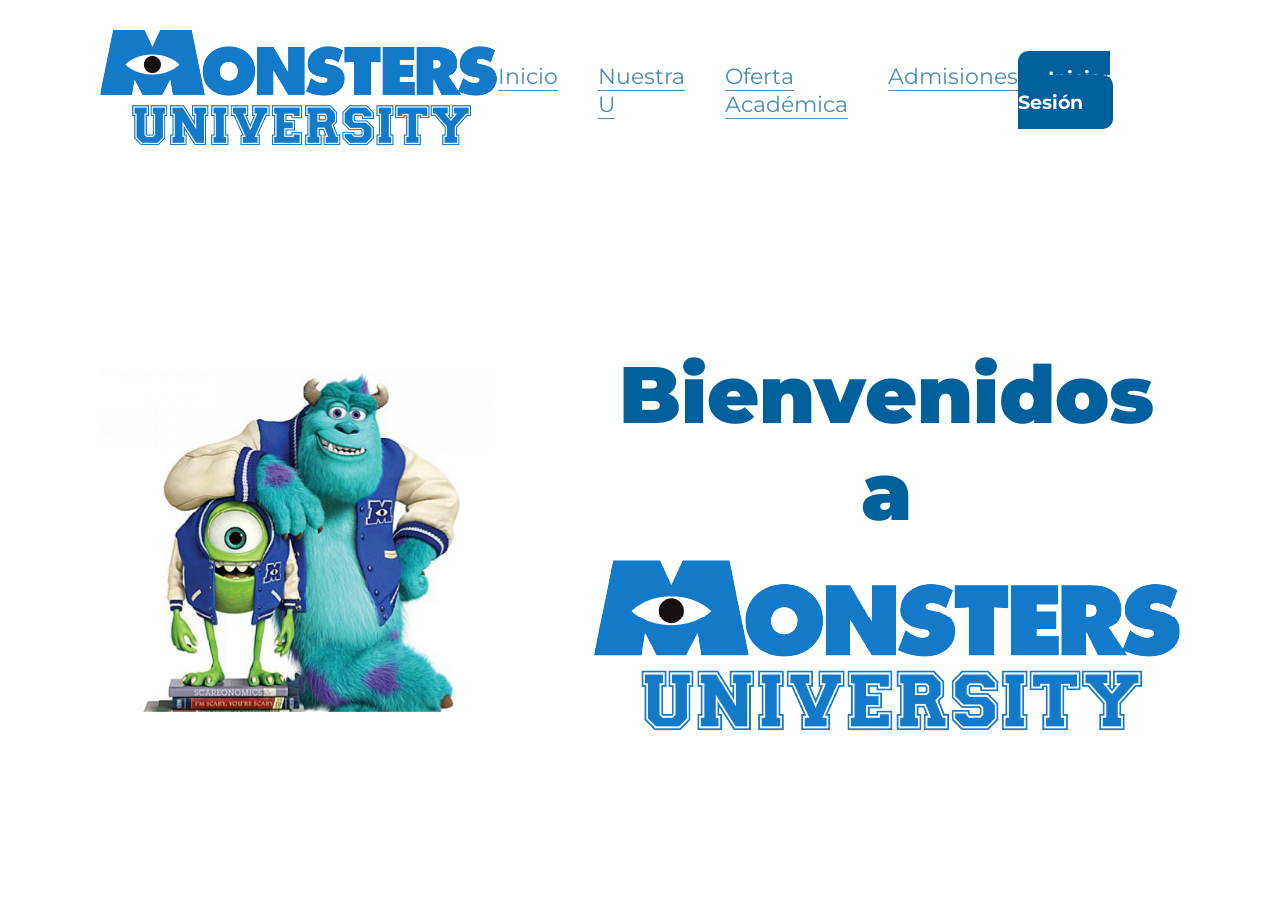
<file: index.html>
<!DOCTYPE html>
<html lang="es">
<head>
    <meta charset="UTF-8">
    <meta name="viewport" content="width=device-width, initial-scale=1.0">
    <title>Monsters University</title>
    <link rel="icon" type="image/x-icon" href="./IMG/monster (1).png">
    <link rel="stylesheet" href="/css/style.css">
    <script src="/js/main.js" defer></script>

</head>
<body>
    <nav class="navbar">
        <div class="logo-container">
            <img src="img/LOGO BAR.png" alt="Logo MU" class="logo">
        </div>
        
        <ul class="nav-links">
            <li><a href="index.html">Inicio</a></li>
            <li><a href="#" id="nav-nuestra-u">Nuestra U</a></li>
            <li><a href="#" id="nav-oferta-academica">Oferta Académica</a></li>
        </ul>
        
        <div class="nav-buttons">
            <a href="login.html" class="btn-iniciar-sesion">Iniciar Sesión</a>
        </div>
    </nav>

    <main class="hero">
        <div class="hero-image">
            <img src="img/IMG 1.png" alt="Mike y Sulley" class="characters-img">
        </div>
        
        <div class="hero-content">
            <h1>Bienvenidos a</h1>
            
            <div class="logo-container">
                <img src="img/LOGO GRANDE.png" alt="Logo Monsters University" class="hero-logo">
            </div>
            
            </div>
        </div>
    </main>
    
</body>
</html>
</file>
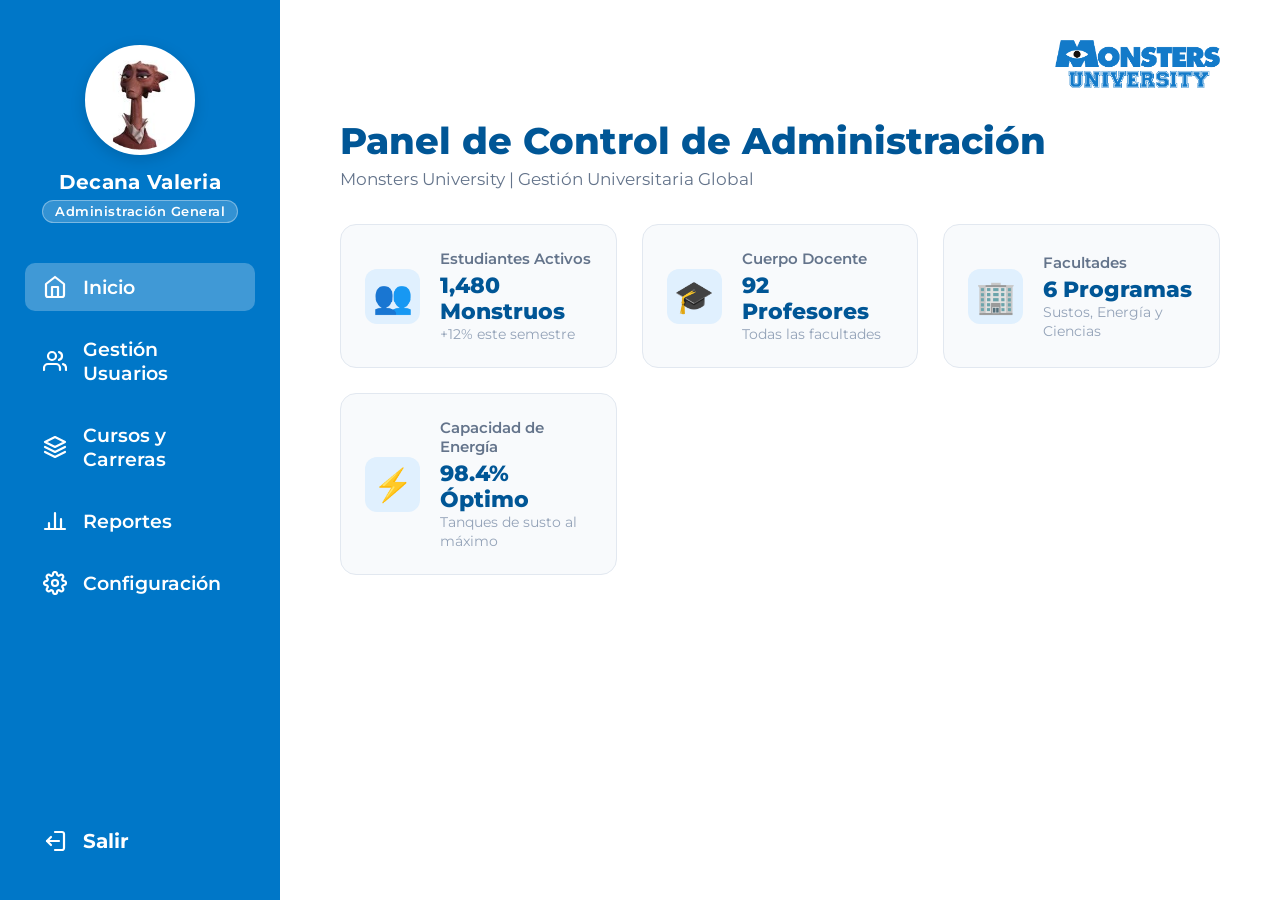
<file: administrador.html>
<!DOCTYPE html>
<html lang="es">
<head>
    <meta charset="UTF-8">
    <meta name="viewport" content="width=device-width, initial-scale=1.0">
    <title>Administrador Monsters University</title>
    <link rel="icon" type="image/x-icon" href="./IMG/monster (1).png">
    <link rel="stylesheet" href="/css/style.css">
</head>
<body class="dashboard-body">

    <div class="dashboard-container">
        <!-- BARRA LATERAL (SIDEBAR) -->
        <aside class="dashboard-sidebar">
            <!-- SECCIÓN DE PERFIL -->
            <div class="sidebar-profile">
                <img src="./img/PERFIL ADM.png" alt="Foto Administrador" class="profile-avatar">
                <h2 class="profile-name">Decana Valeria</h2>
                <span class="profile-role">Administración General</span>
            </div>

            <!-- NAVEGACIÓN ADMINISTRADOR -->
            <nav class="sidebar-menu">
                <a href="#" class="sidebar-link active">
                    <svg class="nav-icon" viewBox="0 0 24 24" fill="none" stroke="currentColor" stroke-width="2.2" stroke-linecap="round" stroke-linejoin="round">
                        <path d="M3 9l9-7 9 7v11a2 2 0 0 1-2 2H5a2 2 0 0 1-2-2z"></path>
                        <polyline points="9 22 9 12 15 12 15 22"></polyline>
                    </svg>
                    <span>Inicio</span>
                </a>

                <a href="#" class="sidebar-link">
                    <svg class="nav-icon" viewBox="0 0 24 24" fill="none" stroke="currentColor" stroke-width="2.2" stroke-linecap="round" stroke-linejoin="round">
                        <path d="M17 21v-2a4 4 0 0 0-4-4H5a4 4 0 0 0-4 4v2"></path>
                        <circle cx="9" cy="7" r="4"></circle>
                        <path d="M23 21v-2a4 4 0 0 0-3-3.87"></path>
                        <path d="M16 3.13a4 4 0 0 1 0 7.75"></path>
                    </svg>
                    <span>Gestión Usuarios</span>
                </a>

                <a href="#" class="sidebar-link">
                    <svg class="nav-icon" viewBox="0 0 24 24" fill="none" stroke="currentColor" stroke-width="2.2" stroke-linecap="round" stroke-linejoin="round">
                        <polygon points="12 2 2 7 12 12 22 7 12 2"></polygon>
                        <polyline points="2 17 12 22 22 17"></polyline>
                        <polyline points="2 12 12 17 22 12"></polyline>
                    </svg>
                    <span>Cursos y Carreras</span>
                </a>

                <a href="#" class="sidebar-link">
                    <svg class="nav-icon" viewBox="0 0 24 24" fill="none" stroke="currentColor" stroke-width="2.2" stroke-linecap="round" stroke-linejoin="round">
                        <line x1="18" y1="20" x2="18" y2="10"></line>
                        <line x1="12" y1="20" x2="12" y2="4"></line>
                        <line x1="6" y1="20" x2="6" y2="14"></line>
                        <line x1="2" y1="20" x2="22" y2="20"></line>
                    </svg>
                    <span>Reportes</span>
                </a>

                <a href="#" class="sidebar-link">
                    <svg class="nav-icon" viewBox="0 0 24 24" fill="none" stroke="currentColor" stroke-width="2.2" stroke-linecap="round" stroke-linejoin="round">
                        <circle cx="12" cy="12" r="3"></circle>
                        <path d="M19.4 15a1.65 1.65 0 0 0 .33 1.82l.06.06a2 2 0 0 1 0 2.83 2 2 0 0 1-2.83 0l-.06-.06a1.65 1.65 0 0 0-1.82-.33 1.65 1.65 0 0 0-1 1.51V21a2 2 0 0 1-2 2 2 2 0 0 1-2-2v-.09A1.65 1.65 0 0 0 9 19.4a1.65 1.65 0 0 0-1.82.33l-.06.06a2 2 0 0 1-2.83 0 2 2 0 0 1 0-2.83l.06-.06a1.65 1.65 0 0 0 .33-1.82 1.65 1.65 0 0 0-1.51-1H3a2 2 0 0 1-2-2 2 2 0 0 1 2-2h.09A1.65 1.65 0 0 0 4.6 9a1.65 1.65 0 0 0-.33-1.82l-.06-.06a2 2 0 0 1 0-2.83 2 2 0 0 1 2.83 0l.06.06a1.65 1.65 0 0 0 1.82.33H9a1.65 1.65 0 0 0 1-1.51V3a2 2 0 0 1 2-2 2 2 0 0 1 2 2v.09a1.65 1.65 0 0 0 1 1.51 1.65 1.65 0 0 0 1.82-.33l.06-.06a2 2 0 0 1 2.83 0 2 2 0 0 1 0 2.83l-.06.06a1.65 1.65 0 0 0-.33 1.82V9a1.65 1.65 0 0 0 1.51 1H21a2 2 0 0 1 2 2 2 2 0 0 1-2 2h-.09a1.65 1.65 0 0 0-1.51 1z"></path>
                    </svg>
                    <span>Configuración</span>
                </a>
            </nav>

            <!-- BOTÓN DE SALIDA (REDIRIGE A LOGIN.HTML) -->
            <div class="sidebar-footer">
                <a href="login.html" class="logout-link" title="Cerrar sesión">
                    <svg class="nav-icon" viewBox="0 0 24 24" fill="none" stroke="currentColor" stroke-width="2.2" stroke-linecap="round" stroke-linejoin="round">
                        <path d="M12 3H19C19.5304 3 20.0391 3.21071 20.4142 3.58579C20.7893 3.96086 21 4.46957 21 5V19C21 19.5304 20.7893 20.0391 20.4142 20.4142C20.0391 20.7893 19.5304 21 19 21H12"></path>
                        <polyline points="8 16 4 12 8 8"></polyline>
                        <line x1="4" y1="12" x2="16" y2="12"></line>
                    </svg>
                    <span>Salir</span>
                </a>
            </div>
        </aside>

        <!-- CONTENIDO PRINCIPAL -->
        <main class="dashboard-main">
            <!-- ENCABEZADO CON LOGO MU EN LA ESQUINA SUPERIOR DERECHA -->
            <header class="dashboard-header">
                <img src="./img/LOGO GRANDE.png" alt="Logo Monsters University" class="main-logo-mu">
            </header>

            <!-- ESPACIO DE TRABAJO DEL DASHBOARD -->
            <section class="dashboard-content">
                <div class="welcome-banner">
                    <h1>Panel de Control de Administración</h1>
                    <p>Monsters University | Gestión Universitaria Global</p>
                </div>

                <!-- TARJETAS RÁPIDAS DE RESUMEN ADMINISTRATIVO -->
                <div class="dashboard-cards-grid">
                    <div class="dash-card">
                        <div class="card-header-icon">👥</div>
                        <div class="card-info">
                            <h3>Estudiantes Activos</h3>
                            <p class="card-highlight">1,480 Monstruos</p>
                            <span class="card-subtext">+12% este semestre</span>
                        </div>
                    </div>

                    <div class="dash-card">
                        <div class="card-header-icon">🎓</div>
                        <div class="card-info">
                            <h3>Cuerpo Docente</h3>
                            <p class="card-highlight">92 Profesores</p>
                            <span class="card-subtext">Todas las facultades</span>
                        </div>
                    </div>

                    <div class="dash-card">
                        <div class="card-header-icon">🏢</div>
                        <div class="card-info">
                            <h3>Facultades</h3>
                            <p class="card-highlight">6 Programas</p>
                            <span class="card-subtext">Sustos, Energía y Ciencias</span>
                        </div>
                    </div>

                    <div class="dash-card">
                        <div class="card-header-icon">⚡</div>
                        <div class="card-info">
                            <h3>Capacidad de Energía</h3>
                            <p class="card-highlight">98.4% Óptimo</p>
                            <span class="card-subtext">Tanques de susto al máximo</span>
                        </div>
                    </div>
                </div>
            </section>
        </main>
    </div>

</body>
</html>
</file>
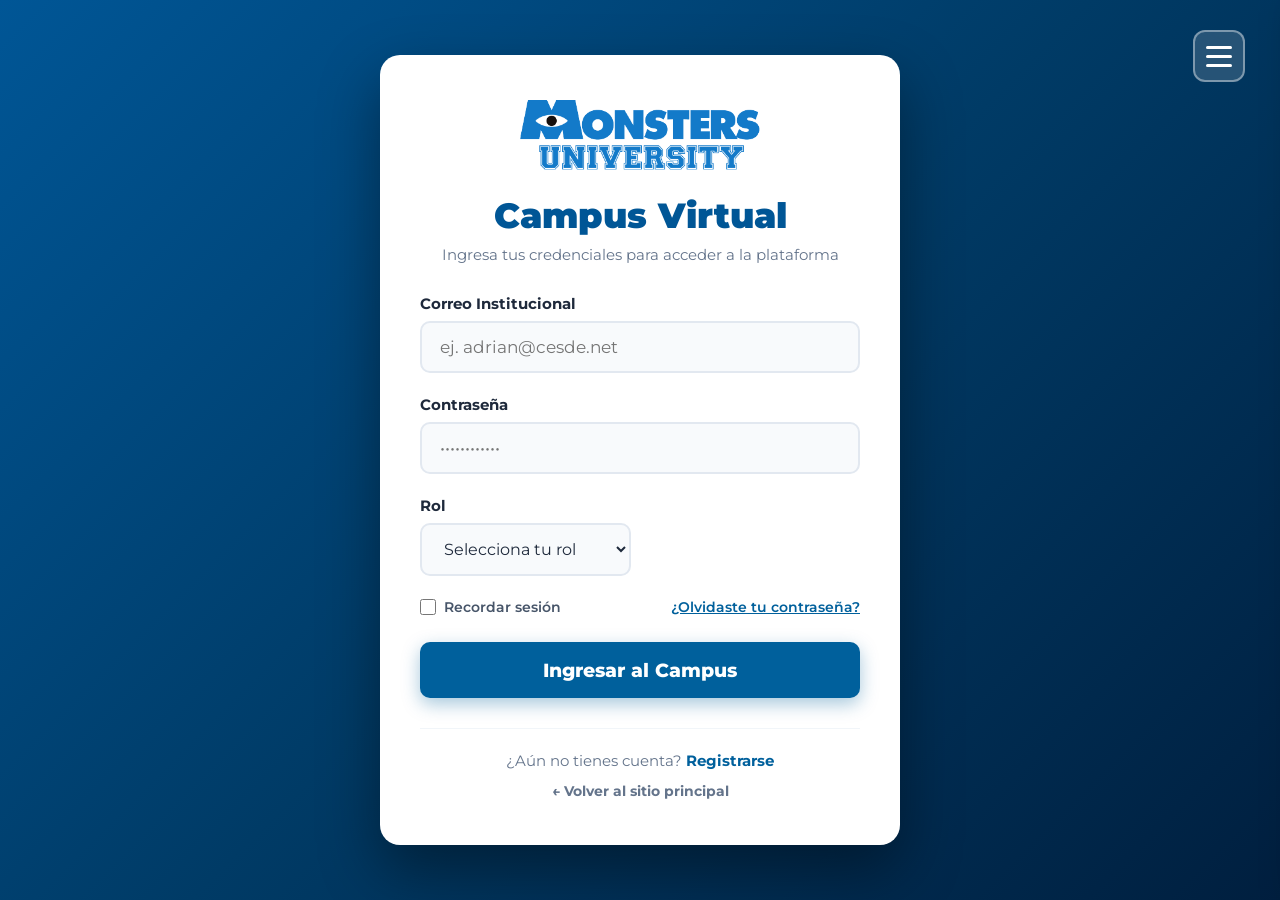
<file: login.html>
<!DOCTYPE html>
<html lang="es">
<head>
    <meta charset="UTF-8">
    <meta name="viewport" content="width=device-width, initial-scale=1.0">
    <title>Campus Virtual - Monsters University</title>
    <link rel="icon" type="image/x-icon" href="./IMG/monster (1).png">
    <link rel="stylesheet" href="/css/style.css">
    <script src="/js/usuarios.js" defer></script>
    <script src="/js/main.js" defer></script>
    <script src="/js/login.js" defer></script>
</head>
<body class="login-body">

    <button class="hamburger-btn" id="hamburgerBtn" aria-label="Abrir menú de navegación">
        <span class="bar"></span>
        <span class="bar"></span>
        <span class="bar"></span>
    </button>

    <div class="menu-overlay" id="menuOverlay"></div>
    <aside class="side-menu" id="sideMenu">
        <div class="side-menu-header">
            <img src="./img/LOGO BAR.png" alt="Monsters University" class="menu-logo">
            <button class="close-menu-btn" id="closeMenuBtn" aria-label="Cerrar menú">&times;</button>
        </div>
        <nav class="side-menu-nav">
            <p class="menu-section-title">Navegación</p>
            <ul>
                <li><a href="index.html">Menú Principal (Inicio)</a></li>
                <li><a href="#">Nuestra U</a></li>
                <li><a href="#">Oferta Académica</a></li>
                <li><a href="#">Admisiones</a></li>
                <li><a href="login.html" class="active-link">Iniciar Sesión</a></li>
                <li><a href="registro.html">Registrarse</a></li>
            </ul>
        </nav>
        <div class="side-menu-footer">
            <p>Monsters University &copy; 2026</p>
        </div>
    </aside>

    <main class="login-container">
        <div class="login-card">
            <!-- LOGO SUPERIOR -->
            <div class="login-header">
                <img src="img/LOGO BAR.png" alt="Monsters University" class="login-brand-logo">
                <h2>Campus Virtual</h2>
                <p>Ingresa tus credenciales para acceder a la plataforma</p>
            </div>

            <form class="login-form" id="loginForm" action="estudiante.html">
                <div class="form-group">
                    <label for="username">Correo Institucional</label>
                    <div class="input-wrapper">
                        <input type="text" id="username" placeholder="ej. adrian@cesde.net" required autocomplete="username">   
                    </div>
                </div>

                <div class="form-group">
                    <label for="password">Contraseña</label>
                    <div class="input-wrapper">
                        <input type="password" id="password" placeholder="••••••••••••" required autocomplete="current-password">
                    </div>
                </div>

                <div class="form-row">
                    <div class="form-group">
                        <label for="role">Rol</label>
                        <div class="input-wrapper">
                            <select id="role" required>
                                <option value="" disabled selected>Selecciona tu rol</option>
                                <option value="estudiante">Estudiante</option>
                                <option value="profesor">Profesor</option>
                                <option value="administrador">Administrador</option>
                            </select>
                        </div>
                    </div>
                </div>  

                <div class="form-options">
                    <label class="remember-me">
                        <input type="checkbox" id="rememberMe">
                        <span>Recordar sesión</span>
                    </label>
                    <a href="#" class="forgot-password">¿Olvidaste tu contraseña?</a>
                </div>

                <button type="submit" class="btn-login">Ingresar al Campus</button>
            </form>

            <div class="login-card-footer">
                <p>¿Aún no tienes cuenta? <a href="registro.html">Registrarse</a></p>
                <a href="index.html" class="back-home-link">← Volver al sitio principal</a>
            </div>
        </div>
    </main>

    

</body>
</html>
</file>
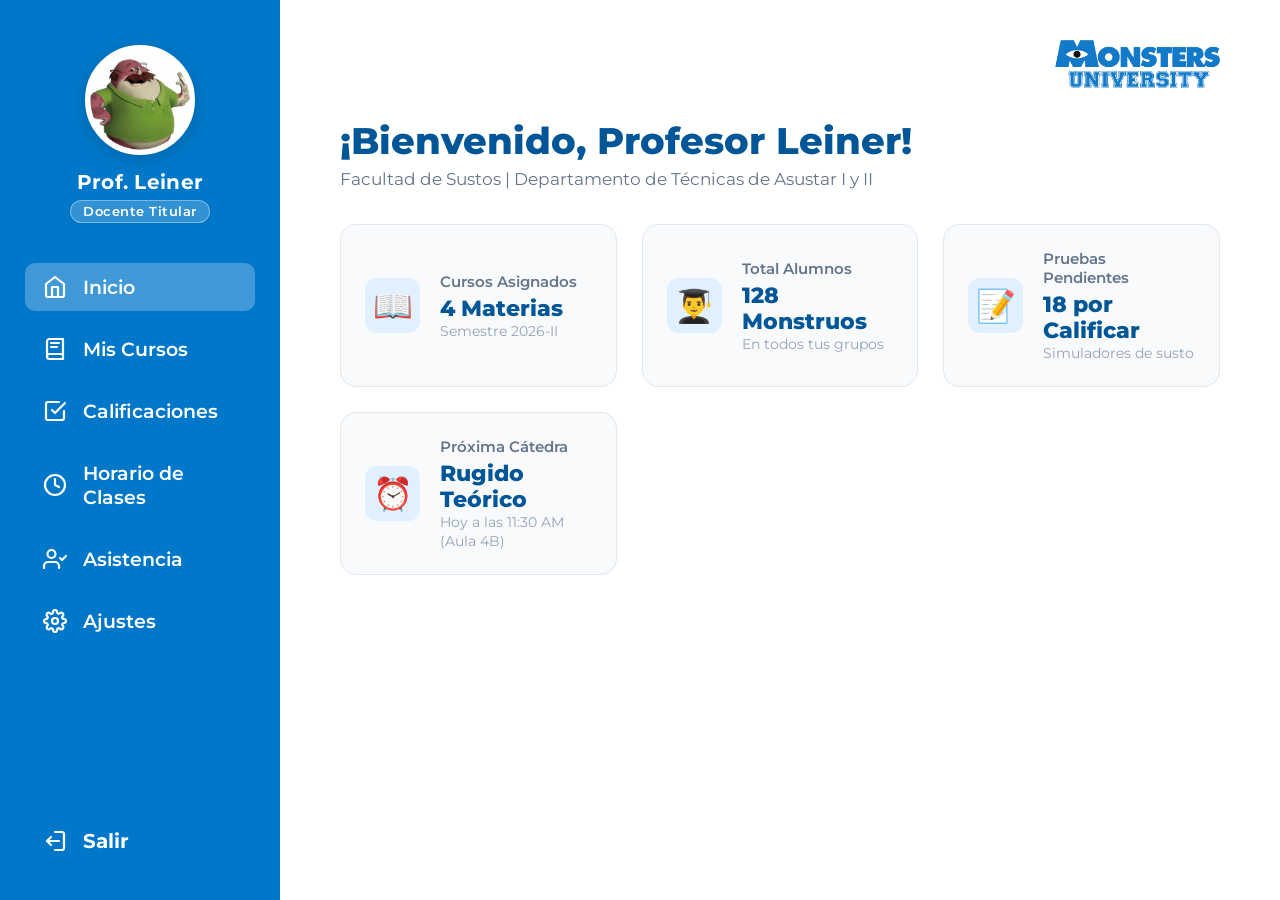
<file: profesor.html>
<!DOCTYPE html>
<html lang="es">
<head>
    <meta charset="UTF-8">
    <meta name="viewport" content="width=device-width, initial-scale=1.0">
    <title>Profesor Monsters University</title>
    <link rel="icon" type="image/x-icon" href="./IMG/monster (1).png">
    <link rel="stylesheet" href="/css/style.css">
</head>
<body class="dashboard-body">

    <div class="dashboard-container">
        <!-- BARRA LATERAL (SIDEBAR) -->
        <aside class="dashboard-sidebar">
            <!-- SECCIÓN DE PERFIL -->
            <div class="sidebar-profile">
                <img src="img/PERFIL PROF.png" alt="Foto Profesor" class="profile-avatar">
                <h2 class="profile-name">Prof. Leiner</h2>
                <span class="profile-role">Docente Titular</span>
            </div>

            <!-- NAVEGACIÓN PROFESOR -->
            <nav class="sidebar-menu">
                <a href="#" class="sidebar-link active">
                    <svg class="nav-icon" viewBox="0 0 24 24" fill="none" stroke="currentColor" stroke-width="2.2" stroke-linecap="round" stroke-linejoin="round">
                        <path d="M3 9l9-7 9 7v11a2 2 0 0 1-2 2H5a2 2 0 0 1-2-2z"></path>
                        <polyline points="9 22 9 12 15 12 15 22"></polyline>
                    </svg>
                    <span>Inicio</span>
                </a>

                <a href="#" class="sidebar-link">
                    <svg class="nav-icon" viewBox="0 0 24 24" fill="none" stroke="currentColor" stroke-width="2.2" stroke-linecap="round" stroke-linejoin="round">
                        <path d="M4 19.5A2.5 2.5 0 0 1 6.5 17H20"></path>
                        <path d="M6.5 2H20v20H6.5A2.5 2.5 0 0 1 4 19.5v-15A2.5 2.5 0 0 1 6.5 2z"></path>
                        <line x1="8" y1="6" x2="16" y2="6"></line>
                        <line x1="8" y1="10" x2="14" y2="10"></line>
                    </svg>
                    <span>Mis Cursos</span>
                </a>

                <a href="#" class="sidebar-link">
                    <svg class="nav-icon" viewBox="0 0 24 24" fill="none" stroke="currentColor" stroke-width="2.2" stroke-linecap="round" stroke-linejoin="round">
                        <path d="M9 11l3 3L22 4"></path>
                        <path d="M21 12v7a2 2 0 0 1-2 2H5a2 2 0 0 1-2-2V5a2 2 0 0 1 2-2h11"></path>
                    </svg>
                    <span>Calificaciones</span>
                </a>

                <a href="#" class="sidebar-link">
                    <svg class="nav-icon" viewBox="0 0 24 24" fill="none" stroke="currentColor" stroke-width="2.2" stroke-linecap="round" stroke-linejoin="round">
                        <circle cx="12" cy="12" r="10"></circle>
                        <polyline points="12 6 12 12 16 14"></polyline>
                    </svg>
                    <span>Horario de Clases</span>
                </a>

                <a href="#" class="sidebar-link">
                    <svg class="nav-icon" viewBox="0 0 24 24" fill="none" stroke="currentColor" stroke-width="2.2" stroke-linecap="round" stroke-linejoin="round">
                        <path d="M16 21v-2a4 4 0 0 0-4-4H5a4 4 0 0 0-4 4v2"></path>
                        <circle cx="8.5" cy="7" r="4"></circle>
                        <polyline points="17 11 19 13 23 9"></polyline>
                    </svg>
                    <span>Asistencia</span>
                </a>

                <a href="#" class="sidebar-link">
                    <svg class="nav-icon" viewBox="0 0 24 24" fill="none" stroke="currentColor" stroke-width="2.2" stroke-linecap="round" stroke-linejoin="round">
                        <circle cx="12" cy="12" r="3"></circle>
                        <path d="M19.4 15a1.65 1.65 0 0 0 .33 1.82l.06.06a2 2 0 0 1 0 2.83 2 2 0 0 1-2.83 0l-.06-.06a1.65 1.65 0 0 0-1.82-.33 1.65 1.65 0 0 0-1 1.51V21a2 2 0 0 1-2 2 2 2 0 0 1-2-2v-.09A1.65 1.65 0 0 0 9 19.4a1.65 1.65 0 0 0-1.82.33l-.06.06a2 2 0 0 1-2.83 0 2 2 0 0 1 0-2.83l.06-.06a1.65 1.65 0 0 0 .33-1.82 1.65 1.65 0 0 0-1.51-1H3a2 2 0 0 1-2-2 2 2 0 0 1 2-2h.09A1.65 1.65 0 0 0 4.6 9a1.65 1.65 0 0 0-.33-1.82l-.06-.06a2 2 0 0 1 0-2.83 2 2 0 0 1 2.83 0l.06.06a1.65 1.65 0 0 0 1.82.33H9a1.65 1.65 0 0 0 1-1.51V3a2 2 0 0 1 2-2 2 2 0 0 1 2 2v.09a1.65 1.65 0 0 0 1 1.51 1.65 1.65 0 0 0 1.82-.33l.06-.06a2 2 0 0 1 2.83 0 2 2 0 0 1 0 2.83l-.06.06a1.65 1.65 0 0 0-.33 1.82V9a1.65 1.65 0 0 0 1.51 1H21a2 2 0 0 1 2 2 2 2 0 0 1-2 2h-.09a1.65 1.65 0 0 0-1.51 1z"></path>
                    </svg>
                    <span>Ajustes</span>
                </a>
            </nav>

            <!-- BOTÓN DE SALIDA (REDIRIGE A LOGIN.HTML) -->
            <div class="sidebar-footer">
                <a href="login.html" class="logout-link" title="Cerrar sesión">
                    <svg class="nav-icon" viewBox="0 0 24 24" fill="none" stroke="currentColor" stroke-width="2.2" stroke-linecap="round" stroke-linejoin="round">
                        <path d="M12 3H19C19.5304 3 20.0391 3.21071 20.4142 3.58579C20.7893 3.96086 21 4.46957 21 5V19C21 19.5304 20.7893 20.0391 20.4142 20.4142C20.0391 20.7893 19.5304 21 19 21H12"></path>
                        <polyline points="8 16 4 12 8 8"></polyline>
                        <line x1="4" y1="12" x2="16" y2="12"></line>
                    </svg>
                    <span>Salir</span>
                </a>
            </div>
        </aside>

        <!-- CONTENIDO PRINCIPAL -->
        <main class="dashboard-main">
            <!-- ENCABEZADO CON LOGO MU EN LA ESQUINA SUPERIOR DERECHA -->
            <header class="dashboard-header">
                <img src="img/LOGO GRANDE.png" alt="Logo Monsters University" class="main-logo-mu">
            </header>

            <!-- ESPACIO DE TRABAJO DEL DASHBOARD -->
            <section class="dashboard-content">
                <div class="welcome-banner">
                    <h1>¡Bienvenido, Profesor Leiner!</h1>
                    <p>Facultad de Sustos | Departamento de Técnicas de Asustar I y II</p>
                </div>

                <!-- TARJETAS RÁPIDAS DE RESUMEN DOCENTE -->
                <div class="dashboard-cards-grid">
                    <div class="dash-card">
                        <div class="card-header-icon">📖</div>
                        <div class="card-info">
                            <h3>Cursos Asignados</h3>
                            <p class="card-highlight">4 Materias</p>
                            <span class="card-subtext">Semestre 2026-II</span>
                        </div>
                    </div>

                    <div class="dash-card">
                        <div class="card-header-icon">👨‍🎓</div>
                        <div class="card-info">
                            <h3>Total Alumnos</h3>
                            <p class="card-highlight">128 Monstruos</p>
                            <span class="card-subtext">En todos tus grupos</span>
                        </div>
                    </div>

                    <div class="dash-card">
                        <div class="card-header-icon">📝</div>
                        <div class="card-info">
                            <h3>Pruebas Pendientes</h3>
                            <p class="card-highlight">18 por Calificar</p>
                            <span class="card-subtext">Simuladores de susto</span>
                        </div>
                    </div>

                    <div class="dash-card">
                        <div class="card-header-icon">⏰</div>
                        <div class="card-info">
                            <h3>Próxima Cátedra</h3>
                            <p class="card-highlight">Rugido Teórico</p>
                            <span class="card-subtext">Hoy a las 11:30 AM (Aula 4B)</span>
                        </div>
                    </div>
                </div>
            </section>
        </main>
    </div>

</body>
</html>
</file>
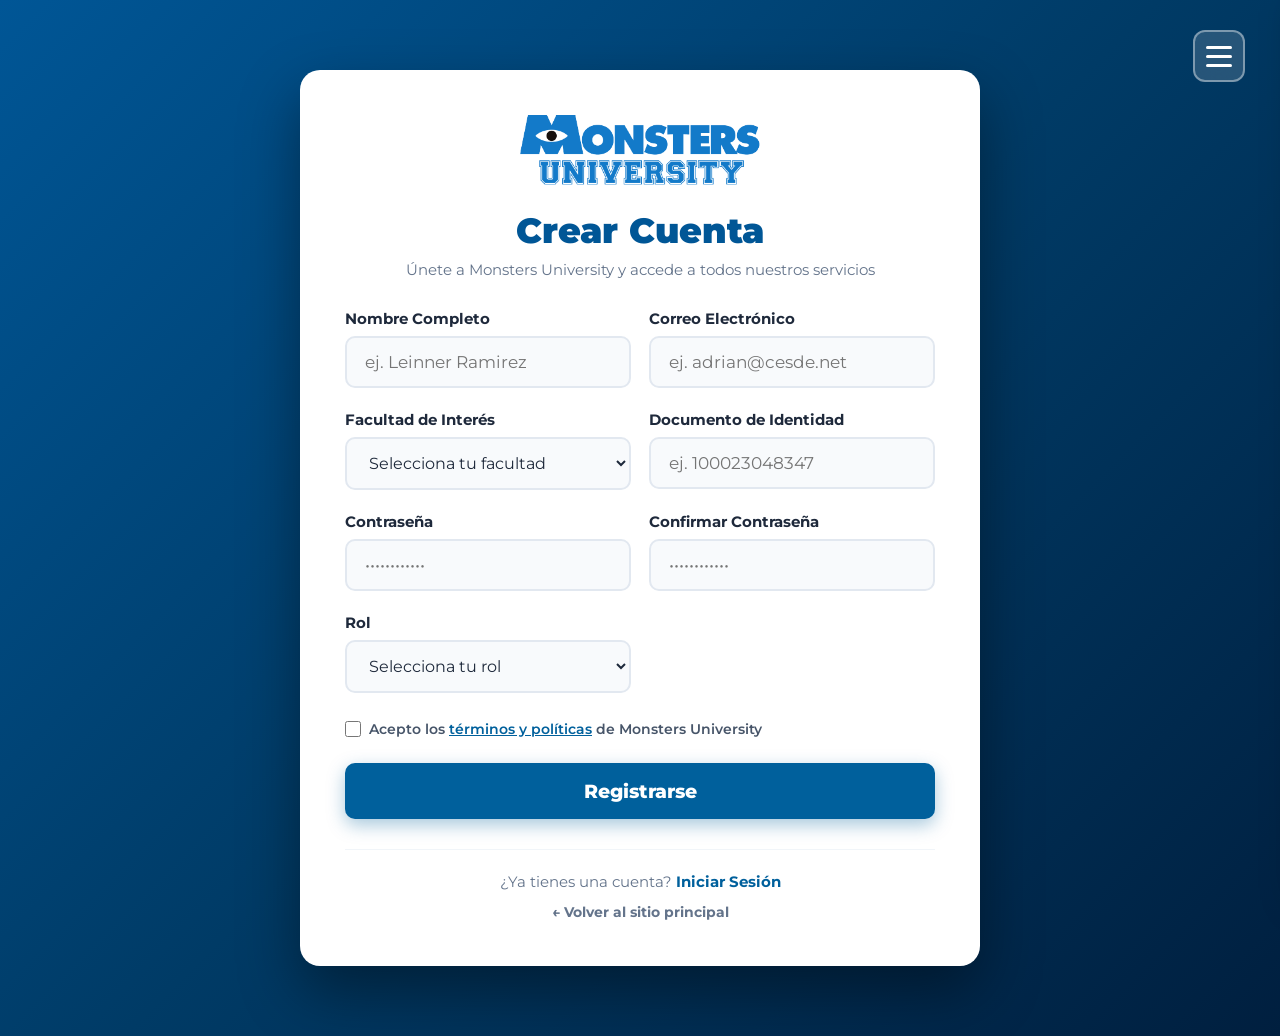
<file: registro.html>
<!DOCTYPE html>
<html lang="es">
<head>
    <meta charset="UTF-8">
    <meta name="viewport" content="width=device-width, initial-scale=1.0">
    <title>Registro - Monsters University</title>
    <link rel="icon" type="image/x-icon" href="./IMG/monster (1).png">
    <link rel="stylesheet" href="/css/style.css">
    <script src="/js/main.js" defer></script>
    <script src="/js/usuarios.js" defer></script>
    <script src="/js/registro.js" defer></script>
</head>
<body class="login-body">

    <button class="hamburger-btn" id="hamburgerBtn" aria-label="Abrir menú de navegación">
        <span class="bar"></span>
        <span class="bar"></span>
        <span class="bar"></span>
    </button>

    <div class="menu-overlay" id="menuOverlay"></div>
    <aside class="side-menu" id="sideMenu">
        <div class="side-menu-header">
            <img src="IMG/1x/LOGO BAR.png" alt="Monsters University" class="menu-logo">
            <button class="close-menu-btn" id="closeMenuBtn" aria-label="Cerrar menú">&times;</button>
        </div>
        <nav class="side-menu-nav">
            <p class="menu-section-title">Navegación</p>
            <ul>
                <li><a href="index.html">Menú Principal (Inicio)</a></li>
                <li><a href="#">Nuestra U</a></li>
                <li><a href="#">Oferta Académica</a></li>
                <li><a href="#">Admisiones</a></li>
                <li><a href="login.html">Iniciar Sesión</a></li>
                <li><a href="registro.html" class="active-link">Registrarse</a></li>
            </ul>
        </nav>
        <div class="side-menu-footer">
            <p>Monsters University &copy; 2026</p>
        </div>
    </aside>

    <!-- CONTENEDOR PRINCIPAL DE REGISTRO -->
    <main class="login-container register-container">
        <div class="login-card register-card">
            <!-- LOGO SUPERIOR -->
            <div class="login-header">
                <img src="./img/LOGO BAR.png" alt="Monsters University" class="login-brand-logo">
                <h2>Crear Cuenta</h2>
            </div>

            <!-- FORMULARIO DE REGISTRO -->
            <form class="login-form register-form" id="registerForm" onsubmit="event.preventDefault();">
                <div class="form-row">
                    <div class="form-group">
                        <label for="regName">Nombre Completo</label>
                        <div class="input-wrapper">
                            <input type="text" id="regName" placeholder="ej. Leinner Ramirez" required autocomplete="name">
                        </div>
                    </div>

                    <div class="form-group">
                        <label for="regEmail">Correo Electrónico</label>
                        <div class="input-wrapper">
                            <input type="email" id="regEmail" placeholder="ej. adrian@cesde.net" required autocomplete="email">
                        </div>
                    </div>
                </div>

                <div class="form-row">
                    <div class="form-group">
                        <label for="regFaculty">Facultad de Interés</label>
                        <div class="input-wrapper">
                            <select id="regFaculty" required>
                                <option value="" disabled selected>Selecciona tu facultad</option>
                                <option value="sustos">Facultad de Sustos (Scare Program)</option>
                                <option value="ingenieria">Ingeniería de Puertas y Energía</option>
                                <option value="scareonomics">Economía del Miedo (Scareonomics)</option>
                                <option value="ciencias">Ciencias Monstruosas y Biología</option>
                                <option value="artes">Artes del Rugido y Expresión</option>
                            </select>
                        </div>
                    </div>

                    <div class="form-group">
                        <label for="regId">Documento de Identidad</label>
                        <div class="input-wrapper">
                            <input type="text" id="regId" placeholder="ej. 100023048347" required>
                        </div>
                    </div>
                </div>

                <div class="form-row">
                    <div class="form-group">
                        <label for="regPassword">Contraseña</label>
                        <div class="input-wrapper">
                            <input type="password" id="regPassword" placeholder="••••••••••••" required autocomplete="new-password">
                        </div>
                    </div>

                    <div class="form-group">
                        <label for="regConfirmPassword">Confirmar Contraseña</label>
                        <div class="input-wrapper">
                            <input type="password" id="regConfirmPassword" placeholder="••••••••••••" required autocomplete="new-password">
                        </div>
                    </div>
                </div>

                <div class="form-row">
                    <div class="form-group">
                        <label for="regRole">Rol</label>
                        <div class="input-wrapper">
                            <select id="regRole" required>
                                <option value="" disabled selected>Selecciona tu rol</option>
                                <option value="estudiante">Estudiante</option>
                                <option value="profesor">Profesor</option>
                                <option value="administrador">Administrador</option>
                            </select>
                        </div>
                    </div>
                </div>  

                <div class="form-options register-options">
                    <label class="remember-me">
                        <input type="checkbox" id="termsCheck" required>
                        <span>Acepto los <a href="#" class="terms-link">términos y políticas</a> de Monsters University</span>
                    </label>
                </div>

                <button type="submit" class="btn-login btn-register">Registrarse</button>
            </form>

            <!-- PIE DE LA TARJETA -->
            <div class="login-card-footer">
                <p>¿Ya tienes una cuenta? <a href="login.html">Iniciar Sesión</a></p>
                <a href="index.html" class="back-home-link">← Volver al sitio principal</a>
            </div>
        </div>
    </main>

    
</body>
</html>
</file>
<file: css/style.css>
/* Import Google Fonts for a similar bold font */
@import url('https://fonts.googleapis.com/css2?family=Montserrat:wght@400;600;700;900&display=swap');

* {
    margin: 0;
    padding: 0;
    box-sizing: border-box;
    font-family: 'Montserrat', sans-serif;
}

body {
    background-color: #ffffff;
    min-height: 100vh;
    display: flex;
    flex-direction: column;
}

a {
    text-decoration: none;
}

/* NAVBAR */
.navbar {
    display: flex;
    justify-content: space-between;
    align-items: center;
    padding: 30px 100px; 
    background-color: #ffffff;
    max-width: 1920px;
    margin: 0 auto;
    width: 100%;
}

/* Nav Links */
.nav-links {
    display: flex;
    list-style: none;
    gap: 40px; 
}

.nav-links a {
    color: #4b8cb6; 
    font-size: 1.4rem; 
    text-decoration: underline;
    text-underline-offset: 6px;
    text-decoration-thickness: 1px;
}

.nav-links a:hover {
    color: #005696;
}

/* Buttons */
.btn-iniciar-sesion {
    background-color: #00609c;
    color: white;
    padding: 15px 30px; 
    border-radius: 10px;
    font-weight: 700;
    font-size: 1.2rem; 
    transition: background-color 0.3s;
}

.btn-iniciar-sesion:hover {
    background-color: #004675;
}

.btn-outline {
    background-color: #ffffff;
    color: #00609c;
    padding: 15px 30px; 
    border: 2px solid #00609c;
    border-radius: 10px;
    font-weight: 700;
    font-size: 1.2rem; 
    transition: all 0.3s;
}

.btn-outline:hover {
    background-color: #f0f8ff;
}

.hero {
    display: flex;
    align-items: center;
    justify-content: center;
    padding: 40px 100px; 
    max-width: 1700px; 
    margin: 0 auto;
    gap: 100px; 
    flex: 1; 
}

.hero-image {
    flex: 1;
    display: flex;
    justify-content: flex-end;
}

.characters-img {
    max-width: 100%;
    height: auto;
    max-height: 800px; 
    object-fit: contain;
}

.hero-content {
    flex: 1;
    display: flex;
    flex-direction: column;
    align-items: center;
    text-align: center;
}

.hero-content h1 {
    font-size: 5rem; 
    color: #00609c;
    margin-bottom: 20px;
    font-weight: 900;
}

.hero-actions {
    display: flex;
    gap: 30px; 
}

/* Responsive */
@media (max-width: 1200px) {
    .navbar {
        padding: 20px 50px;
    }
    .hero {
        padding: 40px 50px;
        gap: 50px;
    }
    .hero-content h1 {
        font-size: 4rem;
    }
}

@media (max-width: 950px) {
    .navbar {
        flex-direction: column;
        gap: 20px;
    }
    .hero {
        flex-direction: column;
        text-align: center;
    }
    .hero-image {
        justify-content: center;
    }
    .characters-img {
        max-height: 500px;
    }
}

/* ==========================
   ESTILOS INICIO DE SESIÓN
   ========================== */

/* Fondo azul para la pantalla de Login */
.login-body {
    background: linear-gradient(135deg, #005696 0%, #003b66 50%, #001f3f 100%);
    min-height: 100vh;
    display: flex;
    align-items: center;
    justify-content: center;
    position: relative;
    overflow-x: hidden;
    padding: 30px 20px;
}

/* Botón Hamburguesa en la esquina superior */
.hamburger-btn {
    position: fixed;
    top: 30px;
    right: 35px;
    width: 52px;
    height: 52px;
    background: rgba(255, 255, 255, 0.15);
    backdrop-filter: blur(10px);
    border: 2px solid rgba(255, 255, 255, 0.4);
    border-radius: 12px;
    display: flex;
    flex-direction: column;
    justify-content: center;
    align-items: center;
    gap: 6px;
    cursor: pointer;
    z-index: 100;
    transition: all 0.3s ease;
}

.hamburger-btn:hover {
    background: rgba(255, 255, 255, 0.25);
    border-color: #ffffff;
    transform: scale(1.05);
}

.hamburger-btn .bar {
    width: 26px;
    height: 3px;
    background-color: #ffffff;
    border-radius: 4px;
    transition: all 0.3s ease;
}

/* Animación de hamburguesa a X cuando está activo */
.hamburger-btn.open .bar:nth-child(1) {
    transform: translateY(9px) rotate(45deg);
}

.hamburger-btn.open .bar:nth-child(2) {
    opacity: 0;
}

.hamburger-btn.open .bar:nth-child(3) {
    transform: translateY(-9px) rotate(-45deg);
}

/* Fondo oscurecido al abrir el menú */
.menu-overlay {
    position: fixed;
    top: 0;
    left: 0;
    width: 100vw;
    height: 100vh;
    background: rgba(0, 92, 212, 0.5);
    backdrop-filter: blur(3px);
    opacity: 0;
    visibility: hidden;
    transition: opacity 0.3s ease, visibility 0.3s ease;
    z-index: 150;
}

.menu-overlay.active {
    opacity: 1;
    visibility: visible;
}

/* Panel lateral del Menú Hamburguesa */
.side-menu {
    position: fixed;
    top: 0;
    right: -380px;
    width: 350px;
    max-width: 85vw;
    height: 100vh;
    background-color: #ffffff;
    box-shadow: -10px 0 35px rgba(0, 0, 0, 0.35);
    z-index: 200;
    display: flex;
    flex-direction: column;
    justify-content: space-between;
    padding: 35px 30px;
    transition: right 0.35s cubic-bezier(0.4, 0, 0.2, 1);
}

.side-menu.active {
    right: 0;
}

.side-menu-header {
    display: flex;
    align-items: center;
    justify-content: space-between;
    border-bottom: 2px solid #f1f5f9;
    padding-bottom: 20px;
}

.menu-logo {
    max-width: 170px;
    height: auto;
}

.close-menu-btn {
    background: transparent;
    border: none;
    font-size: 2.2rem;
    color: #64748b;
    cursor: pointer;
    line-height: 1;
    transition: color 0.2s ease, transform 0.2s ease;
}

.close-menu-btn:hover {
    color: #005696;
    transform: scale(1.1);
}

.menu-section-title {
    font-size: 0.85rem;
    text-transform: uppercase;
    letter-spacing: 1.5px;
    color: #94a3b8;
    font-weight: 700;
    margin: 25px 0 15px;
}

.side-menu-nav ul {
    list-style: none;
    display: flex;
    flex-direction: column;
    gap: 12px;
}

.side-menu-nav a {
    display: block;
    padding: 12px 16px;
    font-size: 1.15rem;
    font-weight: 600;
    color: #1e293b;
    border-radius: 10px;
    text-decoration: none;
    transition: all 0.2s ease;
}

.side-menu-nav a:hover {
    background-color: #f0f7ff;
    color: #005696;
    transform: translateX(6px);
}

.side-menu-nav a.active-link {
    background-color: #e0f0fe;
    color: #005696;
    font-weight: 700;
}

.side-menu-footer {
    border-top: 1px solid #f1f5f9;
    padding-top: 20px;
    text-align: center;
    color: #94a3b8;
    font-size: 0.85rem;
}

/* Tarjeta Principal de Login */
.login-container {
    width: 100%;
    max-width: 520px;
    z-index: 10;
}

.login-card {
    background: #ffffff;
    border-radius: 20px;
    padding: 45px 40px;
    box-shadow: 0 25px 60px rgba(0, 0, 0, 0.4);
    text-align: center;
    animation: fadeInLogin 0.5s ease-out;
}

@keyframes fadeInLogin {
    from {
        opacity: 0;
        transform: translateY(20px);
    }
    to {
        opacity: 1;
        transform: translateY(0);
    }
}

.login-brand-logo {
    max-width: 240px;
    height: auto;
    margin-bottom: 20px;
}

.login-header h2 {
    color: #005696;
    font-size: 2.2rem;
    font-weight: 900;
    margin-bottom: 8px;
}

.login-header p {
    color: #64748b;
    font-size: 0.95rem;
    margin-bottom: 30px;
}

/* Campos de formulario */
.login-form {
    text-align: left;
}

.form-group {
    margin-bottom: 22px;
}

.form-group label {
    display: block;
    font-size: 0.95rem;
    font-weight: 700;
    color: #1e293b;
    margin-bottom: 8px;
}

.input-wrapper input {
    width: 100%;
    padding: 14px 18px;
    border: 2px solid #e2e8f0;
    border-radius: 10px;
    font-size: 1.05rem;
    color: #1e293b;
    background-color: #f8fafc;
    transition: all 0.25s ease;
    outline: none;
}

.input-wrapper input:focus {
    background-color: #ffffff;
    border-color: #00609c;
    box-shadow: 0 0 0 4px rgba(0, 96, 156, 0.15);
}

/* Opciones: Recordarme / Olvidé contraseña */
.form-options {
    display: flex;
    justify-content: space-between;
    align-items: center;
    font-size: 0.9rem;
    margin-bottom: 26px;
    gap: 10px;
    flex-wrap: wrap;
}

.remember-me {
    display: flex;
    align-items: center;
    gap: 8px;
    color: #475569;
    cursor: pointer;
    font-weight: 600;
}

.remember-me input {
    accent-color: #00609c;
    width: 16px;
    height: 16px;
    cursor: pointer;
}

.forgot-password {
    color: #00609c;
    font-weight: 600;
    text-decoration: underline;
    transition: color 0.2s ease;
}

.forgot-password:hover {
    color: #003666;
}

/* Botón de envío */
.btn-login {
    width: 100%;
    padding: 16px;
    background-color: #00609c;
    color: #ffffff;
    border: none;
    border-radius: 10px;
    font-size: 1.2rem;
    font-weight: 800;
    cursor: pointer;
    transition: all 0.25s ease;
    box-shadow: 0 6px 18px rgba(0, 96, 156, 0.35);
}

.btn-login:hover {
    background-color: #004675;
    transform: translateY(-2px);
    box-shadow: 0 10px 22px rgba(0, 96, 156, 0.45);
}

.btn-login:active {
    transform: translateY(0);
}

/* Footer de la tarjeta */
.login-card-footer {
    margin-top: 30px;
    padding-top: 22px;
    border-top: 1px solid #f1f5f9;
    display: flex;
    flex-direction: column;
    gap: 12px;
    font-size: 0.95rem;
    color: #64748b;
}

.login-card-footer a {
    color: #00609c;
    font-weight: 700;
}

.login-card-footer a:hover {
    text-decoration: underline;
}

.back-home-link {
    font-size: 0.9rem;
    color: #64748b !important;
    text-decoration: none !important;
    transition: color 0.2s ease;
}

.back-home-link:hover {
    color: #005696 !important;
}

/* Responsividad para móviles en login */
@media (max-width: 580px) {
    .hamburger-btn {
        top: 20px;
        right: 20px;
        width: 44px;
        height: 44px;
    }

    .login-card {
        padding: 30px 20px;
    }

    .login-header h2 {
        font-size: 1.8rem;
    }

    .form-options {
        flex-direction: column;
        align-items: flex-start;
        gap: 12px;
    }
}

/* ==================
   ESTILOS  REGISTRO
   ================== */

.register-container {
    max-width: 680px;
    margin: 40px auto;
}

.register-card {
    padding: 45px 45px;
}

.form-row {
    display: grid;
    grid-template-columns: 1fr 1fr;
    gap: 18px;
}

.input-wrapper select {
    width: 100%;
    padding: 14px 18px;
    border: 2px solid #e2e8f0;
    border-radius: 10px;
    font-size: 1rem;
    color: #1e293b;
    background-color: #f8fafc;
    transition: all 0.25s ease;
    outline: none;
    cursor: pointer;
    font-family: inherit;
}

.input-wrapper select:focus {
    background-color: #ffffff;
    border-color: #00609c;
    box-shadow: 0 0 0 4px rgba(0, 96, 156, 0.15);
}

.register-options {
    margin-top: 5px;
    margin-bottom: 25px;
}

.terms-link {
    color: #00609c;
    text-decoration: underline;
    font-weight: 600;
}

.terms-link:hover {
    color: #003666;
}

@media (max-width: 680px) {
    .register-container {
        max-width: 100%;
    }

    .form-row {
        grid-template-columns: 1fr;
        gap: 0;
    }

    .register-card {
        padding: 30px 20px;
    }
}

/* =========================================
   ESTILOS PARA DASHBOARD ESTUDIANTE
   ========================================= */

.dashboard-body {
    background-color: #ffffff;
    min-height: 100vh;
    margin: 0;
    overflow-x: hidden;
}

.dashboard-container {
    display: flex;
    min-height: 100vh;
    width: 100%;
}

/* Barra lateral azul */
.dashboard-sidebar {
    width: 280px;
    min-width: 280px;
    background-color: #0077c8;
    color: #ffffff;
    display: flex;
    flex-direction: column;
    justify-content: space-between;
    padding: 45px 25px 35px 25px;
    box-shadow: 4px 0 15px rgba(0, 0, 0, 0.05);
}

/* Perfil Estudiante */
.sidebar-profile {
    display: flex;
    flex-direction: column;
    align-items: center;
    margin-bottom: 40px;
}

.profile-avatar {
    width: 110px;
    height: 110px;
    border-radius: 50%;
    border: 3.5px solid #ffffff;
    object-fit: cover;
    background-color: #ffffff;
    box-shadow: 0 4px 15px rgba(0, 0, 0, 0.15);
}

.profile-name {
    margin-top: 15px;
    color: #ffffff;
    font-size: 1.25rem;
    font-weight: 700;
    text-align: center;
    letter-spacing: 0.3px;
}

.profile-role {
    display: inline-block;
    margin-top: 6px;
    font-size: 0.8rem;
    font-weight: 600;
    color: #ffffff;
    background: rgba(255, 255, 255, 0.2);
    border: 1px solid rgba(255, 255, 255, 0.35);
    padding: 3px 12px;
    border-radius: 20px;
    letter-spacing: 0.5px;
    text-align: center;
}

/* Menú de navegación lateral */
.sidebar-menu {
    display: flex;
    flex-direction: column;
    gap: 14px;
    flex: 1;
}

.sidebar-link {
    display: flex;
    align-items: center;
    gap: 16px;
    color: #ffffff;
    font-size: 1.2rem;
    font-weight: 600;
    padding: 12px 18px;
    border-radius: 10px;
    text-decoration: none;
    transition: all 0.2s ease;
}

.sidebar-link:hover {
    background-color: rgba(255, 255, 255, 0.18);
    transform: translateX(4px);
}

.sidebar-link.active {
    background-color: rgba(255, 255, 255, 0.25);
}

.sidebar-link .nav-icon {
    width: 24px;
    height: 24px;
    stroke: #ffffff;
    flex-shrink: 0;
}

/* Botón Salir */
.sidebar-footer {
    margin-top: auto;
    padding-top: 25px;
}

.logout-link {
    display: flex;
    align-items: center;
    gap: 16px;
    color: #ffffff;
    font-size: 1.25rem;
    font-weight: 700;
    padding: 12px 18px;
    border-radius: 10px;
    text-decoration: none;
    transition: all 0.2s ease;
}

.logout-link:hover {
    background-color: rgba(255, 255, 255, 0.22);
    transform: translateX(4px);
}

.logout-link .nav-icon {
    width: 24px;
    height: 24px;
    stroke: #ffffff;
    flex-shrink: 0;
}

/* Área principal del Dashboard */
.dashboard-main {
    flex: 1;
    display: flex;
    flex-direction: column;
    padding: 40px 60px;
    background-color: #ffffff;
}

.dashboard-header {
    display: flex;
    justify-content: flex-end;
    align-items: flex-start;
    width: 100%;
    margin-bottom: 30px;
}

.main-logo-mu {
    width: 165px;
    height: auto;
    object-fit: contain;
}

/* Contenido de bienvenida y tarjetas */
.dashboard-content {
    max-width: 1200px;
}

.welcome-banner h1 {
    font-size: 2.3rem;
    color: #005696;
    font-weight: 800;
    margin-bottom: 6px;
}

.welcome-banner p {
    color: #64748b;
    font-size: 1.05rem;
    margin-bottom: 35px;
}

.dashboard-cards-grid {
    display: grid;
    grid-template-columns: repeat(auto-fit, minmax(260px, 1fr));
    gap: 25px;
}

.dash-card {
    background: #f8fafc;
    border: 1px solid #e2e8f0;
    border-radius: 16px;
    padding: 24px;
    display: flex;
    align-items: center;
    gap: 20px;
    transition: transform 0.2s ease, box-shadow 0.2s ease;
}

.dash-card:hover {
    transform: translateY(-4px);
    box-shadow: 0 12px 25px rgba(0, 0, 0, 0.06);
}

.card-header-icon {
    font-size: 2rem;
    background: #e0f0fe;
    width: 55px;
    height: 55px;
    border-radius: 12px;
    display: flex;
    align-items: center;
    justify-content: center;
    flex-shrink: 0;
}

.card-info h3 {
    font-size: 0.95rem;
    color: #64748b;
    margin-bottom: 4px;
    font-weight: 600;
}

.card-highlight {
    font-size: 1.35rem;
    font-weight: 800;
    color: #005696;
}

.card-subtext {
    font-size: 0.85rem;
    color: #94a3b8;
}

/* Responsividad para móviles y tablets */
@media (max-width: 900px) {
    .dashboard-container {
        flex-direction: column;
    }

    .dashboard-sidebar {
        width: 100%;
        min-height: auto;
        padding: 30px 20px;
    }

    .sidebar-menu {
        flex-direction: row;
        flex-wrap: wrap;
        justify-content: center;
        gap: 10px;
    }

    .dashboard-main {
        padding: 30px 20px;
    }

    .dashboard-header {
        justify-content: center;
        margin-bottom: 20px;
    }
}



/* Mensajes en formularios (login / registro) */
.mensaje-form {
    display: none;
    margin-bottom: 18px;
    padding: 12px 16px;
    border-radius: 10px;
    font-size: 0.95rem;
    font-weight: 600;
    text-align: left;
}

.mensaje-form.visible {
    display: block;
}

.mensaje-form.exito {
    background-color: #e6f7ec;
    color: #1b7a3d;
    border: 1px solid #a8e0bb;
}

.mensaje-form.error {
    background-color: #fdecec;
    color: #b42318;
    border: 1px solid #f5b5b0;
}
</file>
